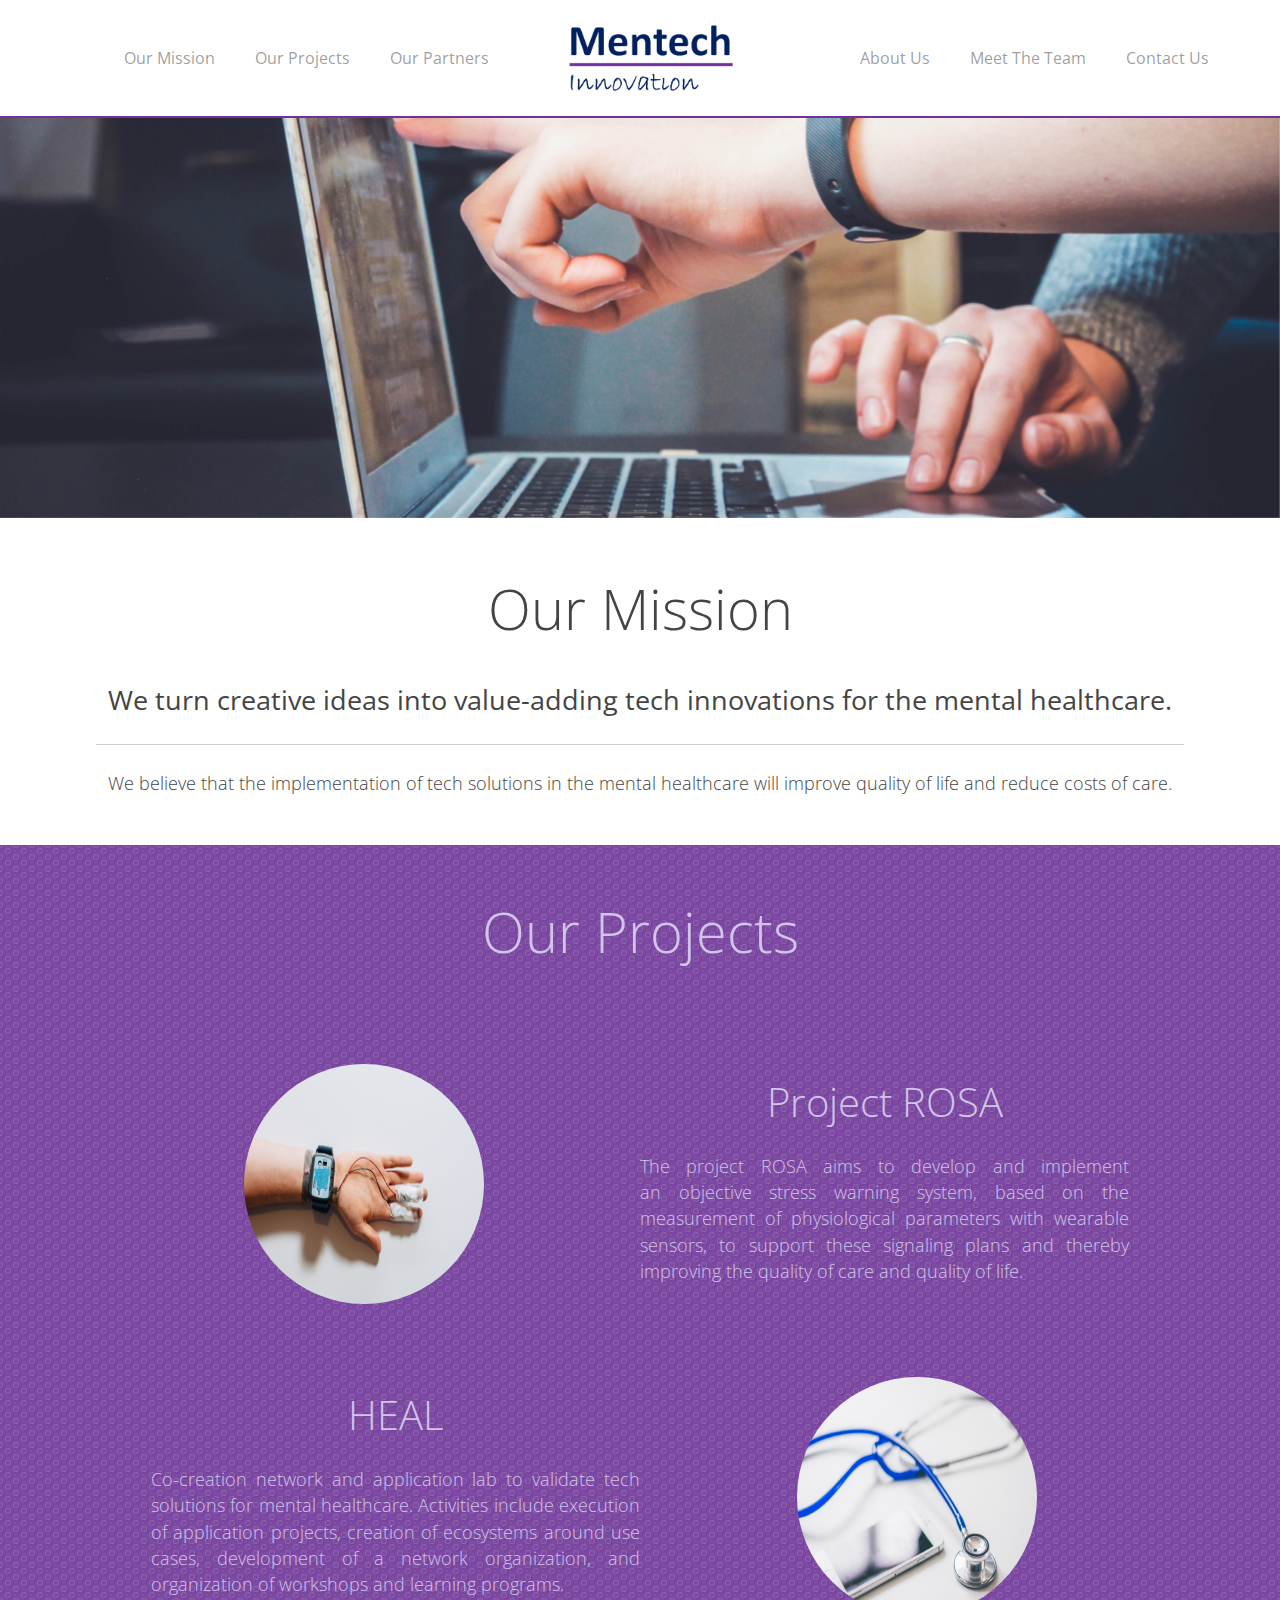
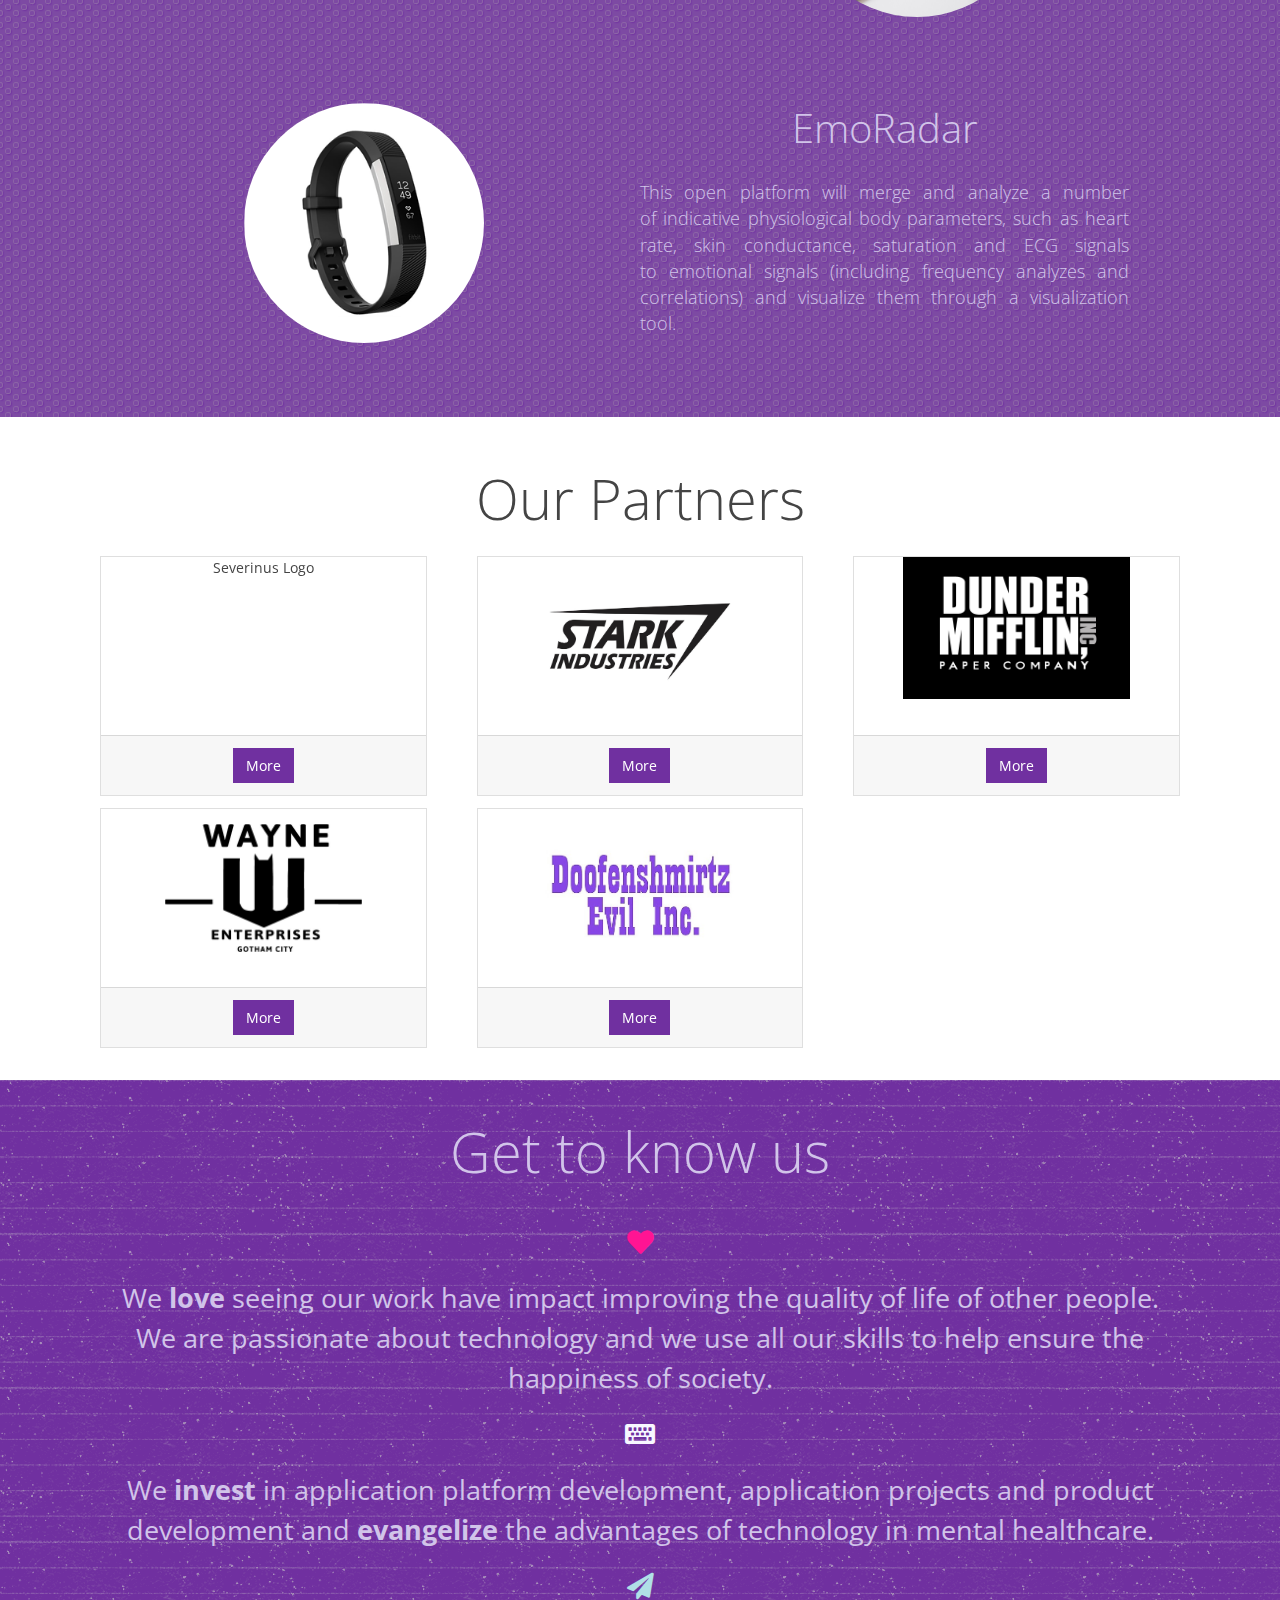
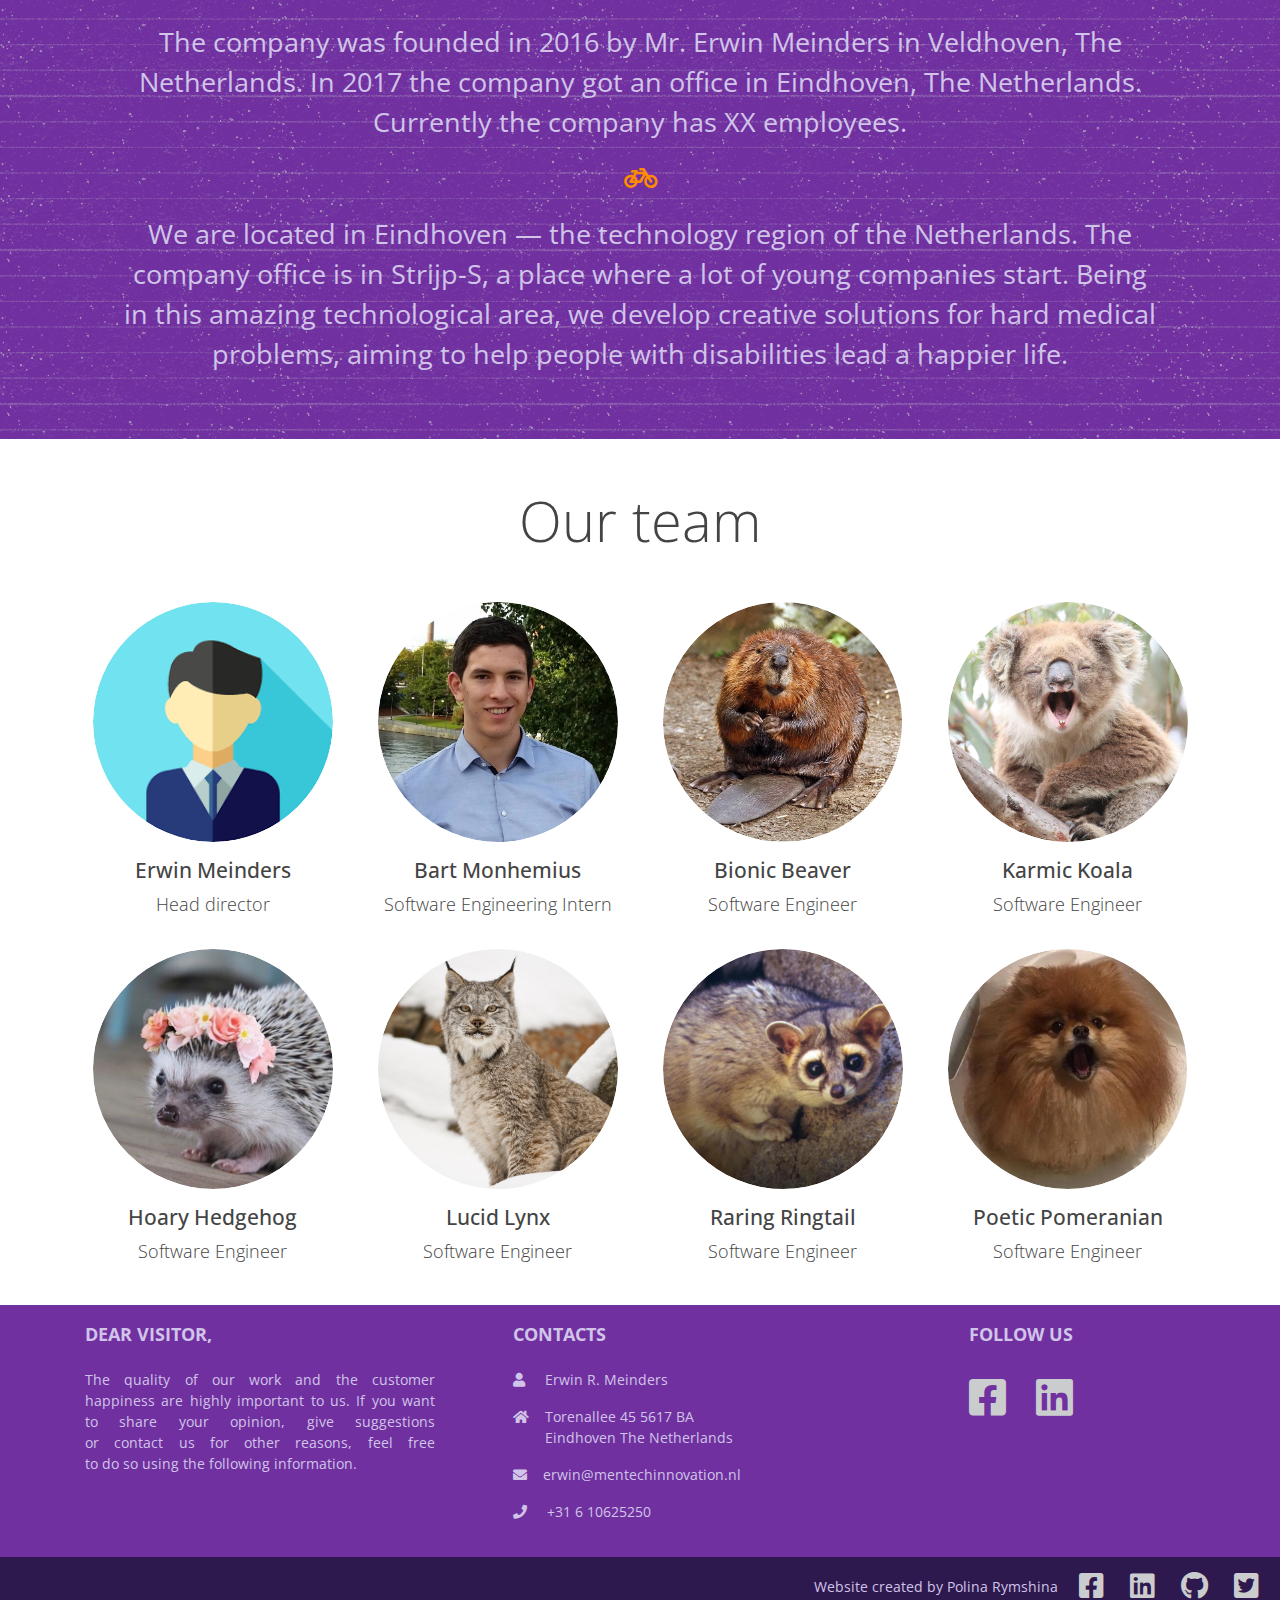
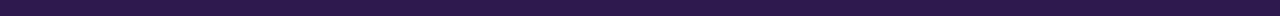
<file: index.html>
<!doctype html>
<html lang="en">
<head>
    <meta charset="utf-8">
    <meta http-equiv="x-ua-compatible" content="ie=edge">
    <title>Mentech Innovation BV</title>
    <meta name="description" content="">
    <meta name="viewport" content="width=device-width, initial-scale=1">
    <link href="https://fonts.googleapis.com/css?family=Open+Sans|Ubuntu" rel="stylesheet">
    <link href="https://use.fontawesome.com/releases/v5.0.8/css/all.css" rel="stylesheet">
    <link rel="stylesheet" href="css/bootstrap.min.css">
    <link rel="stylesheet" href="css/normalize.css">
    <link rel="stylesheet" href="css/main.css">
</head>

<body>
    <header class="sticky-top">
        <nav class="navbar navbar-expand-lg navbar-light border-bottom-purple" id="topNav">
            <div class="collapse navbar-collapse navbarText">
                <ul class="navbar-nav ml-auto mr-2 al ">
                    <li class="nav-item mr-4 one">
                        <a class="nav-link link-text-size purplelink" href="#"
                           onclick="scrollToAnchor('mission'); return false;">
                            Our Mission
                        </a>
                    </li>
                    <li class="nav-item mr-4 one">
                        <a class="nav-link link-text-size purplelink" href="#"
                           onclick="scrollToAnchor('projects'); return false;">
                            Our Projects</a>
                    </li>
                    <li class="nav-item one">
                        <a class="nav-link link-text-size purplelink" href="#"
                           onclick="scrollToAnchor('partners'); return false;">
                            Our Partners</a>
                    </li>
                </ul>
            </div>
            <button class="navbar-toggler" type="button" data-toggle="collapse" data-target=".navbarText"
                    aria-controls="navbarText" aria-expanded="false" aria-label="Toggle navigation">
                <span class="navbar-toggler-icon"></span>
            </button>
            <a class="navbar-brand headerLogo" href="index.html">
                <img class="headerLogo img" id="headerLogo" src="img/logo.png" alt="Company Logo">
            </a>
            <div class="collapse navbar-collapse navbarText">
                <ul class="navbar-nav ml-auto al">
                    <li class="nav-item mr-4 one">
                        <a class="nav-link link-text-size " href="#"
                           onclick="scrollToAnchor('aboutUs'); return false;">
                            About Us</a>
                    </li>
                    <li class="nav-item mr-4 one">
                        <a class="nav-link link-text-size " href="#"
                           onclick="scrollToAnchor('team'); return false;">
                            Meet The Team</a>
                    </li>
                    <li class="nav-item one">
                        <a class="nav-link link-text-size " href="#contact"
                           onclick="scrollToAnchor('contact'); return false;">
                            Contact Us</a>
                    </li>
                </ul>
            </div>
        </nav>
    </header>
    <div id="firstcarousel" class="carousel slide" data-ride="carousel">
        <div class="carousel-inner sizing">
            <div class="carousel-item active">
                <img class="d-block w-100" src="img/programming.jpg" alt="Laptop with code">
            </div>
            <div class="carousel-item">
                <img class="d-block w-100" src="img/people.jpg" alt="Two people hugging">
            </div>
            <div class="carousel-item">
                <img class="d-block w-100" src="img/grandma.jpg" alt="Old lady">
            </div>
        </div>
    </div>
    <div class="bodyWrap" id="mission">
        <div class="jumbotron mainPageText">
            <h1 class="display-4">Our Mission</h1>
            <p>We turn creative ideas into value-adding tech innovations for the mental healthcare.</p>
            <hr class="my-4">
            <p class="lead">We believe that the implementation of tech solutions in the mental healthcare will
                improve quality of life and reduce costs of care.</p>
        </div>
    </div>
    <div class="bg-company-color bg-pattern" id="projects">
        <div class="container marg">
            <div class="jumbotron mainPageText text-center"><h1 class="display-4">Our Projects</h1></div>
            <div class="row marg align-items-center">
                <div class="col-sm text-center rounded-image ">
                    <img src="img/moxo-sensor.jpeg" class="" alt="Project Rosa">
                </div>
                <div class="col-sm jumbotron mainPageText text-center ">
                    <h1 class="display-5">Project ROSA</h1>
                    <div class=" lead text-justify">
                        The project ROSA aims to&nbsp;develop and implement an&nbsp;objective stress warning system,
                        based on&nbsp;the measurement of&nbsp;physiological parameters with wearable sensors,
                        to&nbsp;support these signaling plans and thereby improving the quality of&nbsp;care and
                        quality of&nbsp;life.
                    </div>
                </div>
            </div>
            <div class="row marg align-items-center boxes my-3">
                <div class="col-sm text-center rounded-image">
                    <img src="img/stethoscope.jpg" class="" alt="HEAL">
                </div>
                <div class="col-sm jumbotron mainPageText text-center">
                    <h1 class="display-5">HEAL</h1>
                    <div class="lead text-justify">
                        Co-creation network and application lab to&nbsp;validate tech solutions for mental healthcare.
                        Activities include execution of&nbsp;application projects, creation of&nbsp;ecosystems around
                        use cases, development of&nbsp;a&nbsp;network organization, and
                        organization of&nbsp;workshops and learning programs.
                    </div>
                </div>
            </div>
            <div class="row marg align-items-center my-3">
                <div class="col-sm text-center rounded-image">
                    <img src="img/fitbit.jpg" class="" alt="EmoRadar">
                </div>
                <div class="col-sm jumbotron mainPageText text-center ">
                    <h1 class="display-5">EmoRadar</h1>
                    <div class=" lead text-justify">
                        This open platform will merge and analyze a&nbsp;number of&nbsp;indicative
                        physiological body parameters, such as&nbsp;heart rate, skin conductance, saturation
                        and ECG signals to&nbsp;emotional signals (including frequency analyzes and
                        correlations) and visualize them through a&nbsp;visualization tool.
                    </div>
                </div>
            </div>
        </div>
    </div>
    <div class="container pt-5" id="partners">
        <div class="display-4 text-center pb-4">Our Partners</div>
        <div class="card-columns">
            <div class="col-sm flip ">
                <div class="card card-height-width">
                    <div class="face front">
                        <div class="inner card-height-width">
                            <!--<img class="img-card" src="https://www.severinus.nl/global/images/img-logo-sm.png">-->
                            <p class="card-text">Severinus Logo</p>
                            <div class="card-footer bottom"><a class="btn btn-primary click-btn">More</a></div>
                        </div>
                    </div>
                    <div class="face back">
                        <div class="card-body card-height-width border-bottom">
                            <p class="card-text">Severinus, a&nbsp;care organization located in&nbsp;Veldhoven,
                                the Netherlands, provides inclusive care to&nbsp;persons with intellectual
                                disabilities.
                            </p>
                        </div>
                        <div class="card-footer bottom ">
                            <a class="btn btn-primary click-btn float-right">Back</a>
                            <a href="https://www.severinus.nl/" class="btn btn-primary float-left">Learn more</a>
                        </div>
                    </div>
                </div>
            </div>
            <div class="col-sm flip">
                <div class="card card-height-width">
                    <div class="face front">
                        <div class="inner card-height-width">
                            <img class="img-card" src="img/wayneEnterpr.jpg">
                            <div class="card-footer bottom"><a class="btn btn-primary click-btn">More</a></div>
                        </div>
                    </div>
                    <div class="face back">
                        <div class="card-body card-height-width border-bottom">
                            <p class="card-text">
                                Founded by merchant ancestors of the Wayne family in the 17th century as a merchant
                                house.
                            </p>
                        </div>
                        <div class="card-footer bottom">
                            <a class="btn btn-primary click-btn float-right">Back</a>
                            <a href="https://en.wikipedia.org/wiki/Wayne_Enterprises"
                               class="btn btn-primary float-left">Learn more</a>
                        </div>
                    </div>

                </div>
            </div>
            <div class="col-sm flip">
                <div class="card card-height-width">
                    <div class="face front">
                        <div class="inner card-height-width">
                            <img class="img-card" src="img/starkInd.jpg" alt="Stark Industries logo">
                            <div class="card-footer bottom"><a class="btn btn-primary click-btn">More</a></div>

                        </div>
                    </div>
                    <div class="face back">
                        <div class="card-body card-height-width border-bottom">
                            <p class="card-text">
                                Stark Industries was founded by Jose Protacio Rizal in the 19th century and later
                                taken over by Howard Stark and then by his son Tony, after his death.
                            </p>
                        </div>
                        <div class="card-footer bottom">
                            <a class="btn btn-primary click-btn float-right">Back</a>
                            <a href="https://en.wikipedia.org/wiki/Stark_Industries"
                               class="btn btn-primary float-left">Learn more</a>
                        </div>
                    </div>
                </div>
            </div>
            <div class="col-sm flip">
                <div class="card card-height-width">
                    <div class="face front">
                        <div class="inner card-height-width">
                            <img class="img-card" src="img/doofenInc.jpg" alt="Doofenschmirtz logo">
                            <div class="card-footer bottom"><a class="btn btn-primary click-btn">More</a></div>
                        </div>
                    </div>
                    <div class="face back">
                        <div class="card-body card-height-width border-bottom">
                            <p class="card-text">
                                A typical day at Doofenshmirtz Evil Incorporated begins with Dr. Doofenshmirtz
                                coming up with a plan to take over the Tri-State Area. He then builds an evil invention,
                                also known
                                as an "Inator".
                            </p>
                        </div>
                        <div class="card-footer bottom">
                            <a class="btn btn-primary click-btn float-right">Back</a>
                            <a href="https://www.youtube.com/watch?v=YXUCni6LkdU"
                               class="btn btn-primary float-left">Learn more</a>
                        </div>
                    </div>
                </div>
            </div>
            <div class="col-sm flip">
                <div class="card card-height-width">
                    <div class="face front">
                        <div class="inner card-height-width">
                            <img class="img-card" style="padding: 0;" src="img/dunder_mifflin_logo.png"
                                 alt="Dunder Mifflin">
                            <div class="card-footer bottom"><a class="btn btn-primary click-btn">More</a></div>
                        </div>
                    </div>
                    <div class="face back">
                        <div class="card-body card-height-width border-bottom">
                            <p class="card-text">
                                The company was founded in 1949 by Robert Dunder and Robert Mifflin, originally to
                                sell brackets for use in construction.
                            </p>
                        </div>
                        <div class="card-footer bottom">
                            <a class="btn btn-primary click-btn float-right">Back</a>
                            <a href="https://www.youtube.com/watch?v=i5QoSuNMDN8"
                               class="btn btn-primary float-left">Learn more</a>
                        </div>
                    </div>
                </div>
            </div>
        </div>
    </div>
    <div class="bg-company-color background-pic" id="aboutUs">
        <div class="jumbotron mainPageText about-us-text bodyWrap">
            <h1 class="display-4">Get to know us</h1>
            <p style="color: deeppink"><i class="fas fa-heart"></i></p>
            <p>
                We&nbsp;<strong>love</strong> seeing our work have impact improving the quality of&nbsp;life of&nbsp;other
                people.
                We&nbsp;are passionate about technology and we&nbsp;use all our skills to&nbsp;help ensure
                the happiness of&nbsp;society.
            </p>
            <p style="color: ghostwhite"><i class="fas fa-keyboard"></i></p>
            <p>
                We <strong>invest</strong> in&nbsp;application platform development, application projects and product
                development and <strong>evangelize</strong> the advantages of&nbsp;technology in&nbsp;mental healthcare.
            </p>
            <p style="color: powderblue"><i class="fas fa-paper-plane"></i></p>
            <p>
                The company was founded in&nbsp;2016 by&nbsp;Mr. Erwin Meinders in&nbsp;Veldhoven, The Netherlands.
                In&nbsp;2017 the company got an&nbsp;office in&nbsp;Eindhoven, The Netherlands.
                Currently the company has XX&nbsp;employees.
            </p>
            <p style="color: darkorange"><i class="fas fa-bicycle"></i></p>
            <p>
                We&nbsp;are located in&nbsp;Eindhoven&nbsp;&mdash; the technology region of&nbsp;the Netherlands.
                The company office is&nbsp;in&nbsp;Strijp-S, a&nbsp;place where a&nbsp;lot of&nbsp;young
                companies start. Being in&nbsp;this amazing technological area, we&nbsp;develop creative
                solutions for hard medical problems, aiming to&nbsp;help people with disabilities lead
                a&nbsp;happier life.
            </p>
        </div>
    </div>
    <div class="container mb-4" id="team">
        <div class="display-4 text-center py-5">Our team</div>
        <div class="row">
            <div class="col-sm text-center">
                <div class="avatar-img">
                    <div class="overlay"><p class="lead px-1">About myself in one sentence.</p></div>
                    <img class="img-fluid" src="img/user.png">
                </div>
                <div class="avatar-text">
                    <h4>Erwin Meinders</h4>
                    <p class="lead">Head director</p>
                </div>
            </div>
            <div class="col-sm text-center">
                <div class="avatar-img">
                    <div class="overlay"><p class="lead px-1">"I love potatoes"</p></div>
                    <img class="img-fluid" src="img/bart.jpg">
                </div>
                <div class="avatar-text">
                    <h4>Bart Monhemius</h4>
                    <p class="lead">Software Engineering Intern</p>
                </div>
            </div>
            <div class="col-sm text-center">
                <div class="avatar-img">
                    <div class="overlay"><p class="lead px-1">Hello!</p></div>
                    <img class="img-fluid" src="img/American_Beaver.jpg">
                </div>
                <div class="avatar-text">
                    <h4>Bionic Beaver</h4>
                    <p class="lead">Software Engineer</p>
                </div>
            </div>
            <div class="col-sm text-center">
                <div class="avatar-img">
                    <div class="overlay"><p class="lead px-1">Good day!</p></div>
                    <img class="img-fluid" src="img/Koala.jpg">
                </div>
                <div class="avatar-text">
                    <h4>Karmic Koala</h4>
                    <p class="lead">Software Engineer</p>
                </div>
            </div>
        </div>
        <div class="row my-3">
            <div class="col-sm text-center">
                <div class="avatar-img">
                    <div class="overlay"><p class="lead px-1">Hoi!</p></div>
                    <img class="img-fluid" src="img/hedgehog.jpg">
                </div>
                <div class="avatar-text">
                    <h4>Hoary Hedgehog</h4>
                    <p class="lead">Software Engineer</p>
                </div>
            </div>
            <div class="col-sm text-center">
                <div class="avatar-img">
                    <div class="overlay"><p class="lead px-1">Good morning!</p></div>
                    <img class="img-fluid" src="img/canadian-lynx.jpg">
                </div>
                <div class="avatar-text">
                    <h4>Lucid Lynx</h4>
                    <p class="lead">Software Engineer</p>
                </div>
            </div>
            <div class="col-sm text-center">
                <div class="avatar-img">
                    <div class="overlay"><p class="lead px-1">Hey!</p></div>
                    <img class="img-fluid" src="img/heros-ringtail.jpg">
                </div>
                <div class="avatar-text">
                    <h4>Raring Ringtail</h4>
                    <p class="lead">Software Engineer</p>
                </div>
            </div>
            <div class="col-sm text-center">
                <div class="avatar-img">
                    <div class="overlay"><p class="lead px-1">Goede middag!</p></div>
                    <img class="img-fluid" src="img/pom.jpg">
                </div>
                <div class="avatar-text">
                    <h4>Poetic Pomeranian</h4>
                    <p class="lead">Software Engineer</p>
                </div>
            </div>
        </div>
    </div>

    <footer class="navbar navbar-expand-lg navbar-light bg-company-color" id="contact">
        <div class="container text-center text-md-left d-block">
            <div class="row my-0">
                <div class="col-md-4 col-lg-4 half">
                    <h5 class="text-uppercase mb-4 font-weight-bold">Dear visitor,</h5>
                    <p>
                        The quality of&nbsp;our work and the customer happiness are highly important
                        to&nbsp;us. If&nbsp;you want to&nbsp;share your opinion, give suggestions
                        or&nbsp;contact&nbsp;us for other reasons, feel free to&nbsp;do&nbsp;so&nbsp;using
                        the following information.
                    </p>
                </div>
                <hr class="clearfix w-100 d-md-none">
                <div class="col-md-4 col-lg-4 mx-5">
                    <h5 class="text-uppercase mb-4 font-weight-bold">Contacts</h5>
                    <!--Info-->
                    <p class="hover-whitening"><i class="fas fa-user mr-3"></i> Erwin R. Meinders</p>
                    <p class="hover-whitening"><i class="fas fa-home mr-3"></i><span style="display: inline-flex">Torenallee 45 5617 BA <br>Eindhoven The Netherlands</span>
                    </p>
                    <p class="hover-whitening"><i class="fas fa-envelope mr-3"></i>erwin@mentechinnovation.nl</p>
                    <p class="hover-whitening"><i class="fas fa-phone mr-3"></i> +31 6 10625250</p>
                </div>
                <hr class="clearfix w-100 d-md-none">
                <div class="col-md-2 col-lg-2 text-center">
                    <h5 class="text-uppercase mb-4 font-weight-bold ">Follow Us</h5>
                    <div class="mt-2">
                        <a type="button" class="btn logo-btn-color fb" href="https://www.facebook.com/MentechInnovation/"><i
                            class="fab fa-facebook-square fa-3x"></i></a>
                        <!--<a type="button" class="btn logo-btn-color tw" href="https://twitter.com/polinarmsh"><i class="fab fa-twitter-square fa-3x"></i></a>-->
                        <a type="button" class="btn logo-btn-color ln" href="https://www.linkedin.com/company/15079816/"><i
                            class="fab fa-linkedin fa-3x"></i></a>
                    </div>
                </div>
            </div>
        </div>
    </footer>
    <footer class="navbar navbar-expand-lg navbar-light footer-style">
        <div class="container links mr-0">
            <div class="row"><div class="col-sm">Website created by Polina Rymshina</div></div>
            <div class="row ml-2"><a type="button" class="btn logo-btn-color fb" href="https://www.facebook.com/polina.rymshina"><i
                class="fab fa-facebook-square fa-2x" ></i></a>
                <a type="button" class="btn logo-btn-color ln " href="https://www.linkedin.com/in/polina-rymshina/"><i
                    class="fab fa-linkedin fa-2x"></i></a>
                <a type="button" class="btn logo-btn-color git" href="https://github.com/PolinaRmsh"><i
                    class="fab fa-github fa-2x"></i></a>
                <a type="button" class="btn logo-btn-color tw" href="https://twitter.com/polinarmsh"><i
                    class="fab fa-twitter-square fa-2x"></i></a></div>
        </div>
    </footer>

    <script src="https://code.jquery.com/jquery-3.2.1.min.js"></script>
    <script src="https://cdnjs.cloudflare.com/ajax/libs/popper.js/1.12.9/umd/popper.min.js"
            integrity="sha384-ApNbgh9B+Y1QKtv3Rn7W3mgPxhU9K/ScQsAP7hUibX39j7fakFPskvXusvfa0b4Q"
            crossorigin="anonymous"></script>
    <script src="https://maxcdn.bootstrapcdn.com/bootstrap/4.0.0/js/bootstrap.min.js"
            integrity="sha384-JZR6Spejh4U02d8jOt6vLEHfe/JQGiRRSQQxSfFWpi1MquVdAyjUar5+76PVCmYl"
            crossorigin="anonymous"></script>
    <script src="js/main.js"></script>
</body>
</html>
</file>
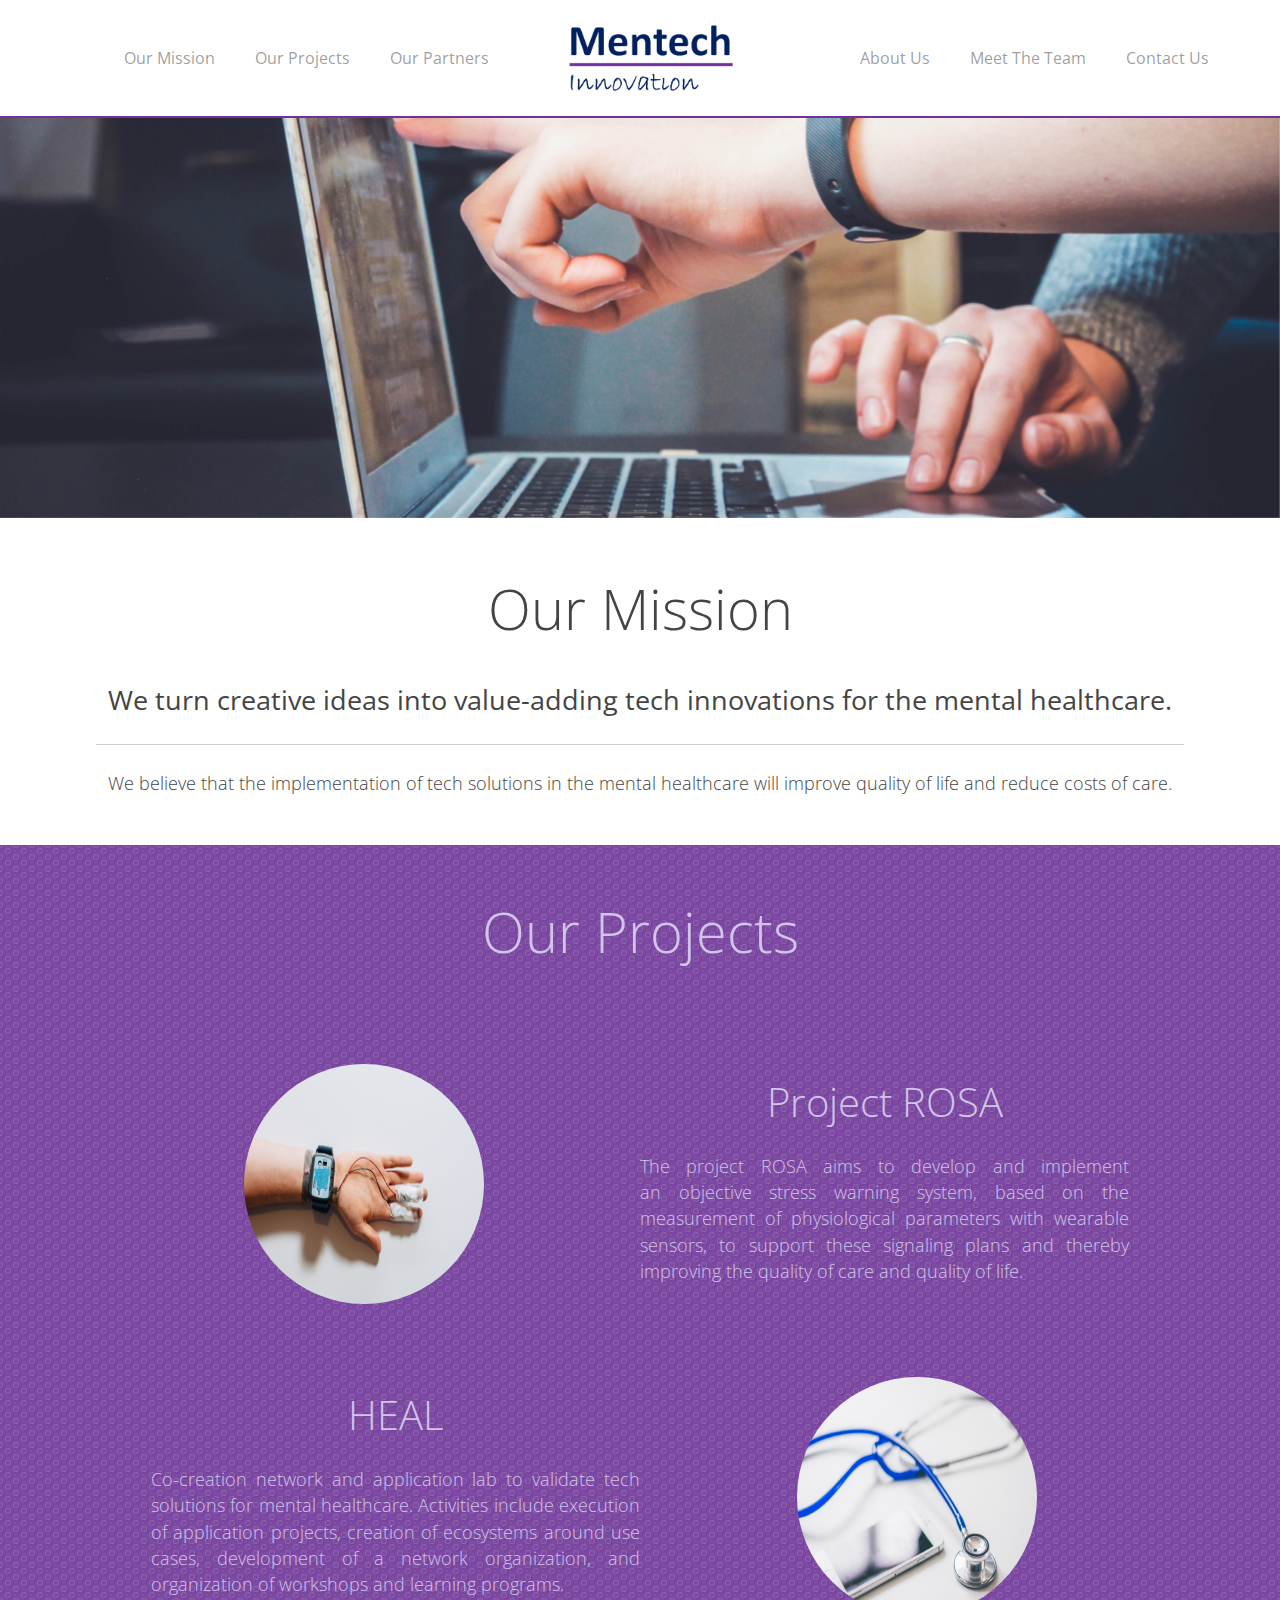
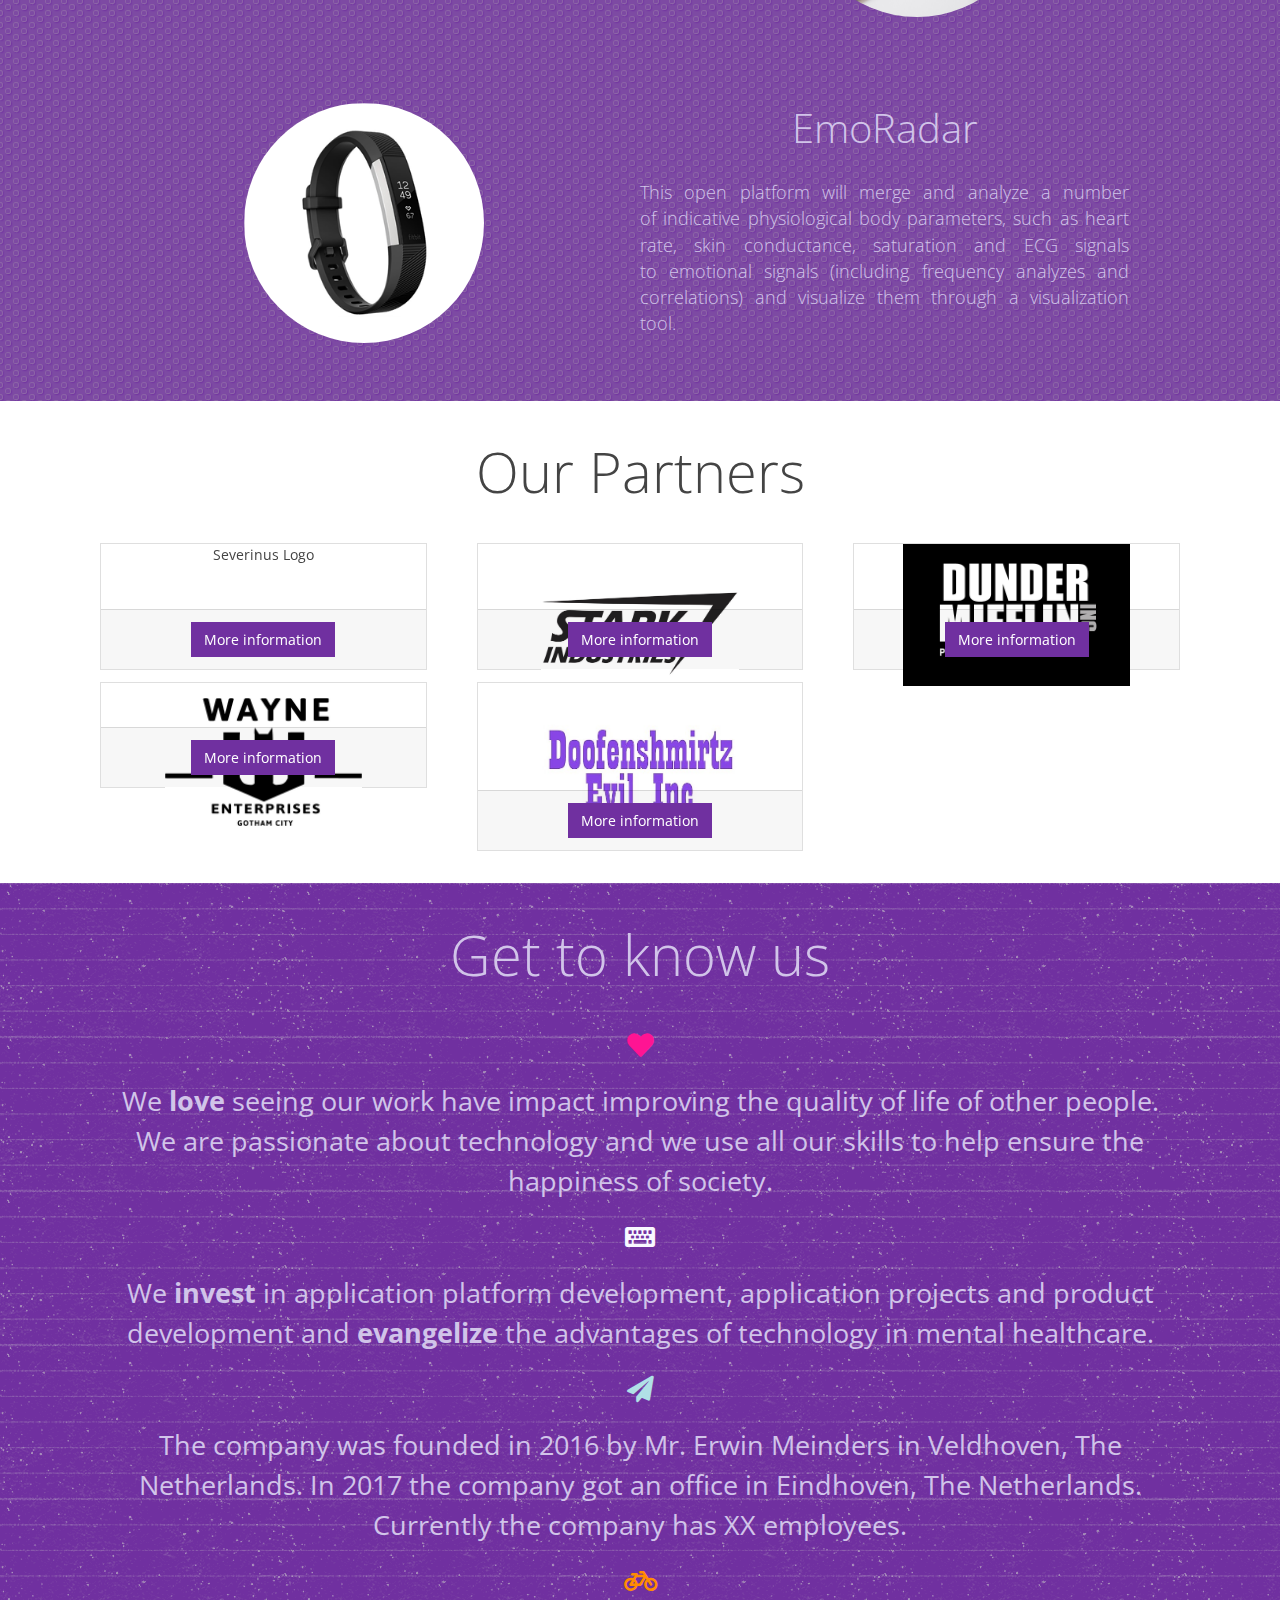
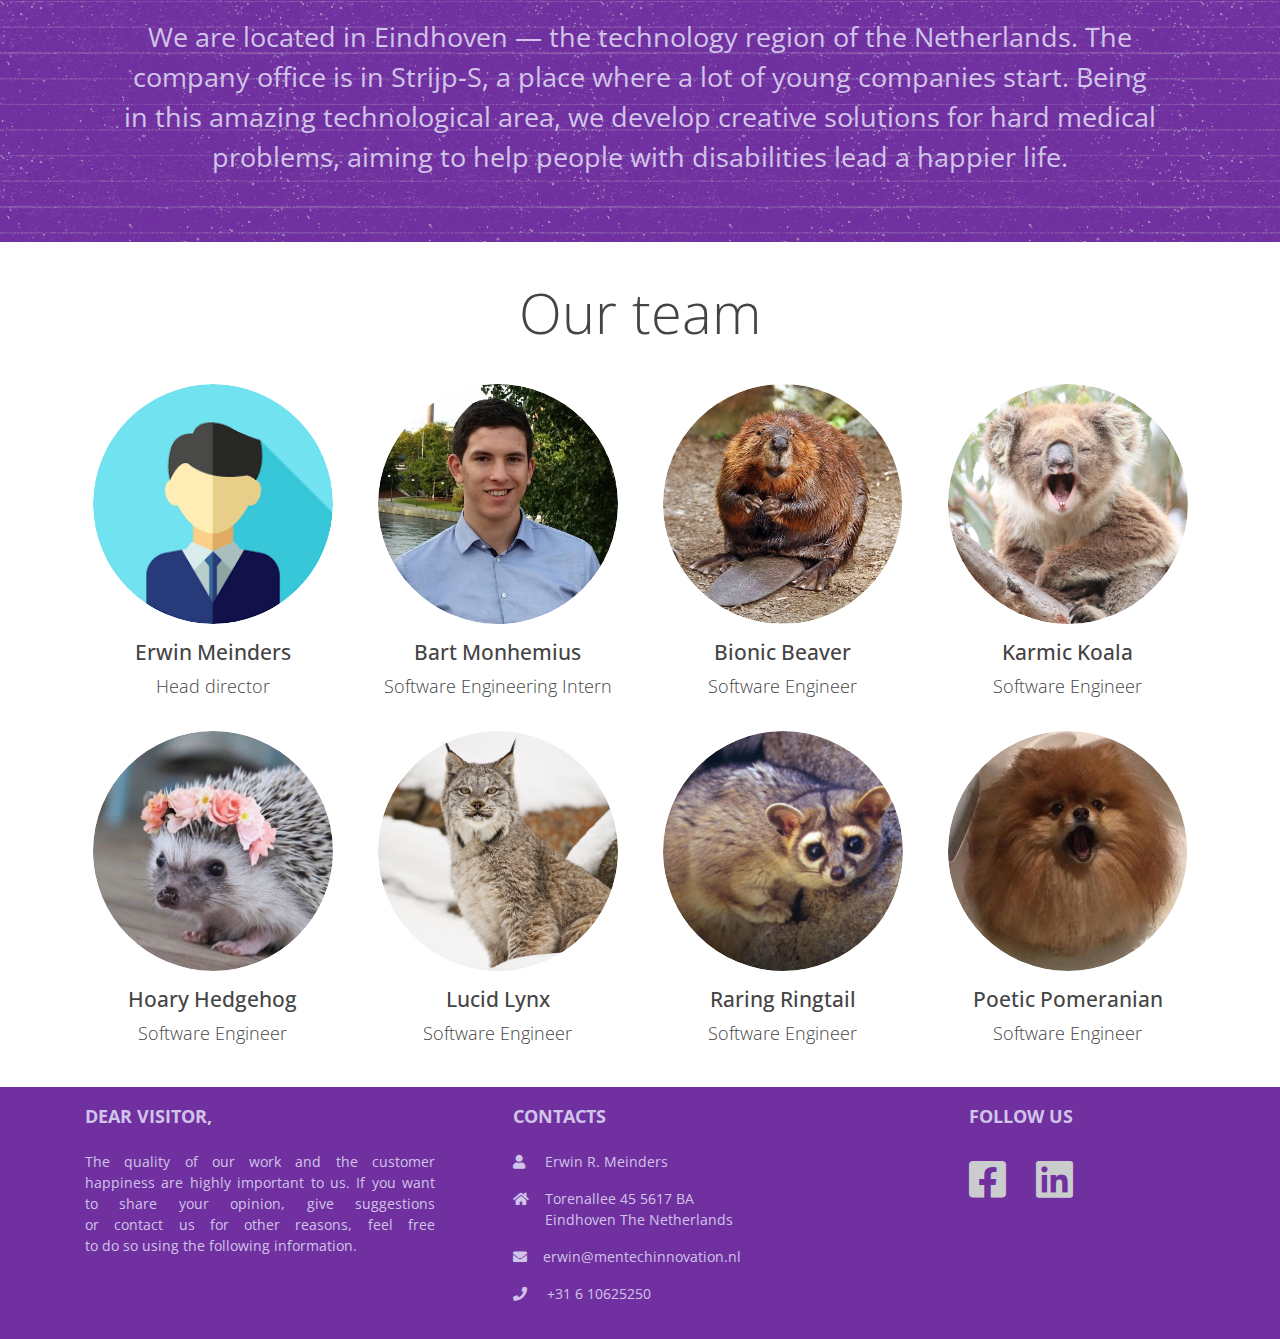
<file: main.html>
<!doctype html>
<html class="no-js" lang="">
<head>
    <meta charset="utf-8">
    <meta http-equiv="x-ua-compatible" content="ie=edge">
    <title>Mentech Innovation BV</title>
    <meta name="description" content="">
    <meta name="viewport" content="width=device-width, initial-scale=1">
    <link href="https://fonts.googleapis.com/css?family=Open+Sans|Ubuntu" rel="stylesheet">
    <link href="https://use.fontawesome.com/releases/v5.0.8/css/all.css" rel="stylesheet">

    <link rel="stylesheet" href="css/bootstrap.min.css">
    <link rel="stylesheet" href="css/normalize.css">
    <link rel="stylesheet" href="css/main.css">
</head>
<body>
<header class="sticky-top">
    <nav class="navbar navbar-expand-lg navbar-light border-bottom-purple">
        <div class="collapse navbar-collapse navbarText">
            <ul class="navbar-nav ml-auto mr-2 al ">
                <li class="nav-item mr-4 one">
                    <a class="nav-link link-text-size purplelink" href="#mission"
                       onclick="menuScroll('mission'); return false;">
                        Our Mission
                    </a>
                </li>
                <li class="nav-item mr-4  one">
                    <a class="nav-link link-text-size purplelink" href="#projects">Our Projects</a>
                </li>
                <li class="nav-item one">
                    <a class="nav-link link-text-size purplelink" href="#partners">Our Partners</a>
                </li>
            </ul>
        </div>
        <button class="navbar-toggler" type="button" data-toggle="collapse" data-target=".navbarText"
                aria-controls="navbarText" aria-expanded="false" aria-label="Toggle navigation">
            <span class="navbar-toggler-icon"></span>
        </button>
        <a class="navbar-brand headerLogo" href="main.html">
            <img class="headerLogo img" id="headerLogo" src="img/logo.png" alt="Company Logo">
        </a>
        <div class="collapse navbar-collapse navbarText">
            <ul class="navbar-nav ml-auto al">
                <li class="nav-item mr-4 one">
                    <a class="nav-link link-text-size " href="#aboutUs">About Us</a>
                </li>
                <li class="nav-item mr-4 one">
                    <a class="nav-link link-text-size " href="#team">Meet The Team</a>
                </li>
                <li class="nav-item one">
                    <a class="nav-link link-text-size " href="#contact">Contact Us</a>
                </li>
            </ul>
        </div>

    </nav>
</header>
<div id="firstcarousel" class="carousel slide" data-ride="carousel">
    <div class="carousel-inner sizing">
        <div class="carousel-item active">
            <img class="d-block w-100" src="img/programming.jpg" alt="Laptop with code">
        </div>
        <div class="carousel-item">
            <img class="d-block w-100" src="img/people.jpg" alt="Two people hugging">
        </div>
        <div class="carousel-item">
            <img class="d-block w-100" src="img/grandma.jpg" alt="Old lady">
        </div>
    </div>
</div>
<div class="bodyWrap" id="mission">
    <div class="jumbotron mainPageText">

        <h1 class="display-4">Our Mission</h1>
        <p>We turn creative ideas into value-adding tech innovations for the mental healthcare.</p>
        <hr class="my-4">
        <p class="lead">We believe that the implementation of tech solutions in the mental healthcare will
            improve quality of life and reduce costs of care.</p>

    </div>


</div>
<div class="bg-company-color bg-pattern" id="projects">
    <div class="container marg">
        <div class="jumbotron mainPageText text-center"><h1 class="display-4">Our Projects</h1></div>
        <div class="row marg align-items-center">
            <div class="col-sm text-center rounded-image ">
                <img src="img/moxo-sensor.jpeg" class="" alt="Project Rosa">
            </div>
            <div class="col-sm jumbotron mainPageText text-center ">
                <h1 class="display-5">Project ROSA</h1>
                <div class=" lead text-justify">
                    The project ROSA aims to&nbsp;develop and implement an&nbsp;objective stress warning system,
                    based on&nbsp;the measurement of&nbsp;physiological parameters with wearable sensors,
                    to&nbsp;support these signaling plans and thereby improving the quality of&nbsp;care and
                    quality of&nbsp;life.
                </div>
            </div>
        </div>
        <div class="w-100"></div>
        <p class="my-3"></p>
        <div class="row marg align-items-center boxes">

            <div class="col-sm text-center rounded-image">
                <img src="img/stethoscope.jpg" class="" alt="HEAL">
            </div>

            <div class="col-sm jumbotron mainPageText text-center">
                <h1 class="display-5">HEAL</h1>
                <div class="lead text-justify">
                    Co-creation network and application lab to&nbsp;validate tech solutions for mental healthcare.
                    Activities include execution of&nbsp;application projects, creation of&nbsp;ecosystems around
                    use cases, development of&nbsp;a&nbsp;network organization, and
                    organization of&nbsp;workshops and learning programs.
                </div>
            </div>

        </div>

        <div class="w-100"></div>
        <p class="my-3"></p>
        <div class="row marg align-items-center">
            <div class="col-sm text-center rounded-image">
                <img src="img/fitbit.jpg" class="" alt="EmoRadar">
            </div>
            <div class="col-sm jumbotron mainPageText text-center ">
                <h1 class="display-5">EmoRadar</h1>
                <div class=" lead text-justify">
                    This open platform will merge and analyze a&nbsp;number of&nbsp;indicative
                    physiological body parameters, such as&nbsp;heart rate, skin conductance, saturation
                    and ECG signals to&nbsp;emotional signals (including frequency analyzes and
                    correlations) and visualize them through a&nbsp;visualization tool.
                </div>
            </div>
        </div>

    </div>

</div>
<div class="container" id="partners">
    <h1 class="display-4 text-center">Our Partners</h1>
    <div class="card-columns">
        <div class="col-sm flip ">
            <div class="card heightwidth">
                <div class="face front">
                    <div class="inner heightwidth">
                        <!--<img class="img-card" src="https://www.severinus.nl/global/images/img-logo-sm.png">-->
                        <p class="card-text">Severinus Logo</p>
                        <div class="card-footer bottom"><a class="btn btn-primary click-btn">More information</a></div>
                    </div>
                </div>
                <div class="face back">
                    <div class="card-body heightwidth border-bottom">
                        <p class="card-text">Severinus, a&nbsp;care organization located in&nbsp;Veldhoven,
                            the Netherlands, provides inclusive care to&nbsp;persons with intellectual
                            disabilities.
                        </p>
                    </div>
                    <div class="card-footer bottom ">
                        <a class="btn btn-primary click-btn float-right">Back</a>
                        <a href="https://www.severinus.nl/" class="btn btn-primary float-left">Learn more</a>
                    </div>
                </div>
            </div>
        </div>
        <div class="col-sm flip">
            <div class="card heightwidth">
                <div class="face front">
                    <div class="inner heightwidth">
                        <img class="img-card" src="img/wayneEnterpr.jpg">
                        <div class="card-footer bottom"><a class="btn btn-primary click-btn">More information</a></div>
                    </div>
                </div>
                <div class="face back">
                    <div class="card-body heightwidth border-bottom">
                        <p class="card-text">
                            Founded by merchant ancestors of the Wayne family in the 17th century as a merchant
                            house.
                        </p>
                    </div>
                    <div class="card-footer bottom">
                        <a class="btn btn-primary click-btn float-right">Back</a>
                        <a href="https://en.wikipedia.org/wiki/Wayne_Enterprises"
                        class="btn btn-primary float-left">Learn more</a>
                    </div>
                </div>

            </div>
        </div>
        <div class="col-sm flip">
            <div class="card heightwidth">
                <div class="face front">
                    <div class="inner heightwidth">
                        <img class="img-card" src="img/starkInd.jpg" alt="Stark Industries logo">
                        <div class="card-footer bottom"><a class="btn btn-primary click-btn">More information</a></div>

                    </div>
                </div>
                <div class="face back">
                    <div class="card-body heightwidth border-bottom">
                        <p class="card-text">
                            Stark Industries was founded by Jose Protacio Rizal in the 19th century and later
                            taken over by Howard Stark and then by his son Tony, after his death.
                        </p>
                    </div>
                    <div class="card-footer bottom">
                        <a class="btn btn-primary click-btn float-right">Back</a>
                        <a href="https://en.wikipedia.org/wiki/Stark_Industries"
                                                       class="btn btn-primary float-left">Learn more</a>
                    </div>
                </div>

            </div>
        </div>
        <div class="col-sm flip">
            <div class="card heightwidth">
                <div class="face front">
                    <div class="inner heightwidth">
                        <img class="img-card" src="img/doofenInc.jpg" alt="Doofenschmirtz logo">
                        <div class="card-footer bottom"><a class="btn btn-primary click-btn">More information</a></div>
                    </div>
                </div>
                <div class="face back">
                    <div class="card-body heightwidth border-bottom">
                        <p class="card-text">
                            A typical day at Doofenshmirtz Evil Incorporated begins with Dr. Doofenshmirtz
                            coming up with a plan to take over the Tri-State Area. He then builds an evil invention, also known
                            as an "Inator".
                        </p>
                    </div>
                    <div class="card-footer bottom">
                        <a class="btn btn-primary click-btn float-right">Back</a>
                        <a href="https://www.youtube.com/watch?v=YXUCni6LkdU"
                                                       class="btn btn-primary float-left">Learn more</a>
                    </div>
                </div>
            </div>
        </div>
        <div class="col-sm flip">
            <div class="card heightwidth">
                <div class="face front">
                    <div class="inner heightwidth">
                        <img class="img-card" style="padding: 0;" src="img/dunder_mifflin_logo.png"
                             alt="Dunder Mifflin">
                        <div class="card-footer bottom"><a class="btn btn-primary click-btn">More information</a></div>
                    </div>
                </div>
                <div class="face back">
                    <div class="card-body heightwidth border-bottom">
                        <p class="card-text">
                            The company was founded in 1949 by Robert Dunder and Robert Mifflin, originally to
                            sell brackets for use in construction.
                        </p>
                    </div>
                    <div class="card-footer bottom">
                        <a class="btn btn-primary click-btn float-right">Back</a>
                        <a href="https://www.youtube.com/watch?v=i5QoSuNMDN8"
                                                       class="btn btn-primary float-left">Learn more</a>
                    </div>
                </div>
            </div>
        </div>
    </div>
</div>
<div class="bg-company-color background-pic" id="aboutUs">
    <div class="jumbotron mainPageText about-us-text bodyWrap">
        <h1 class="display-4">Get to know us</h1>
        <p style="color: deeppink"><i class="fas fa-heart"></i></p>
        <p>
            We&nbsp;<strong>love</strong> seeing our work have impact improving the quality of&nbsp;life of&nbsp;other
            people.
            We&nbsp;are passionate about technology and we&nbsp;use all our skills to&nbsp;help ensure
            the happiness of&nbsp;society.
        </p>
        <p style="color: ghostwhite"><i class="fas fa-keyboard"></i></p>
        <p>
            We <strong>invest</strong> in&nbsp;application platform development, application projects and product
            development and <strong>evangelize</strong> the advantages of&nbsp;technology in&nbsp;mental healthcare.
        </p>
        <p style="color: powderblue"><i class="fas fa-paper-plane"></i></p>
        <p>
            The company was founded in&nbsp;2016 by&nbsp;Mr. Erwin Meinders in&nbsp;Veldhoven, The Netherlands.
            In&nbsp;2017 the company got an&nbsp;office in&nbsp;Eindhoven, The Netherlands.
            Currently the company has XX&nbsp;employees.
        </p>
        <p style="color: darkorange"><i class="fas fa-bicycle"></i></p>
        <p>
            We&nbsp;are located in&nbsp;Eindhoven&nbsp;&mdash; the technology region of&nbsp;the Netherlands.
            The company office is&nbsp;in&nbsp;Strijp-S, a&nbsp;place where a&nbsp;lot of&nbsp;young
            companies start. Being in&nbsp;this amazing technological area, we&nbsp;develop creative
            solutions for hard medical problems, aiming to&nbsp;help people with disabilities lead
            a&nbsp;happier life.
        </p>

    </div>
</div>
<div class="container" id="team">
    <h1 class="display-4 text-center">Our team</h1>
    <div class="row">
        <div class="col-sm text-center">
            <div class="avatar-img">
                <div class="overlay"><p class="lead px-1">About myself in one sentence.</p></div>
                <img class="img-fluid" src="img/user.png">
            </div>
            <div class="avatar-text">
                <h4>Erwin Meinders</h4>
                <p class="lead">Head director</p>
            </div>
        </div>

        <div class="col-sm text-center">
            <div class=" avatar-img">
                <div class="overlay"><p class="lead px-1">"I love potatoes"</p></div>
                <img class="img-fluid" src="img/bart.jpg">
            </div>
            <div class="avatar-text">
                <h4>Bart Monhemius</h4>
                <p class="lead">Software Engineering Intern</p>
            </div>
        </div>

        <div class="col-sm text-center">
            <div class=" avatar-img">
                <div class="overlay"><p class="lead px-1">Hello!</p></div>
                <img class="img-fluid" src="img/American_Beaver.jpg">
            </div>
            <div class="avatar-text">
                <h4>Bionic Beaver</h4>
                <p class="lead">Software Engineer</p>
            </div>
        </div>

        <div class="col-sm text-center">
            <div class=" avatar-img">
                <div class="overlay"><p class="lead px-1">Good day!</p></div>
                <img class="img-fluid" src="img/Koala.jpg">
            </div>
            <div class="avatar-text">
                <h4>Karmic Koala</h4>
                <p class="lead">Software Engineer</p>
            </div>
        </div>
    </div>
    <div class="w-100"></div>
    <p class="my-3"></p>
    <div class="row">
        <div class="col-sm text-center">
            <div class=" avatar-img">
                <div class="overlay"><p class="lead px-1">Hoi!</p></div>
                <img class="img-fluid" src="img/hedgehog.jpg">
            </div>
            <div class="avatar-text">
                <h4>Hoary Hedgehog</h4>
                <p class="lead">Software Engineer</p>
            </div>
        </div>
        <div class="col-sm text-center">
            <div class=" avatar-img">
                <div class="overlay"><p class="lead px-1">Good morning!</p></div>
                <img class="img-fluid" src="img/canadian-lynx.jpg">
            </div>
            <div class="avatar-text">
                <h4>Lucid Lynx</h4>
                <p class="lead">Software Engineer</p>
            </div>
        </div>
        <div class="col-sm text-center">
            <div class=" avatar-img">
                <div class="overlay"><p class="lead px-1">Hey!</p></div>
                <img class="img-fluid" src="img/heros-ringtail.jpg">
            </div>
            <div class="avatar-text">
                <h4>Raring Ringtail</h4>
                <p class="lead">Software Engineer</p>
            </div>
        </div>
        <div class="col-sm text-center">
            <div class=" avatar-img">
                <div class="overlay"><p class="lead px-1">Goede middag!</p></div>
                <img class="img-fluid" src="img/pom.jpg">
            </div>
            <div class="avatar-text">
                <h4>Poetic Pomeranian</h4>
                <p class="lead">Software Engineer</p>
            </div>
        </div>

    </div>
</div>
<div class="w-100"></div>
<p class="my-4"></p>
<footer class="navbar navbar-expand-lg navbar-light bg-company-color" id="contact">
    <div class="container text-center text-md-left d-block">
        <div class="row my-0">
            <div class="col-md-4 col-lg-4 half">
                <h5 class="text-uppercase mb-4 font-weight-bold">Dear visitor,</h5>
                <p>
                    The quality of&nbsp;our work and the customer happiness are highly important
                    to&nbsp;us. If&nbsp;you want to&nbsp;share your opinion, give suggestions
                    or&nbsp;contact&nbsp;us for other reasons, feel free to&nbsp;do&nbsp;so&nbsp;using
                    the following information.
                </p>
            </div>
            <hr class="clearfix w-100 d-md-none">
            <div class="col-md-4 col-lg-4 mx-5">
                <h5 class="text-uppercase mb-4 font-weight-bold">Contacts</h5>
                <!--Info-->
                <p class="hover-whitening"><i class="fas fa-user mr-3"></i> Erwin R. Meinders</p>
                <p class="hover-whitening"><i class="fas fa-home mr-3"></i><span style="display: inline-flex">Torenallee 45 5617 BA <br>Eindhoven The Netherlands</span>
                </p>
                <p class="hover-whitening"><i class="fas fa-envelope mr-3"></i>erwin@mentechinnovation.nl</p>
                <p class="hover-whitening"><i class="fas fa-phone mr-3"></i> +31 6 10625250</p>
            </div>
            <hr class="clearfix w-100 d-md-none">
            <div class="col-md-2 col-lg-2 text-center">
                <h5 class="text-uppercase mb-4 font-weight-bold ">Follow Us</h5>
                <div class="mt-2">
                    <a type="button" class="btn logo-btn-color fb" href="https://www.facebook.com/MentechInnovation/"><i
                        class="fab fa-facebook-square fa-3x"></i></a>
                    <!--<a type="button" class="btn logo-btn-color tw" href="https://twitter.com/polinarmsh"><i class="fab fa-twitter-square fa-3x"></i></a>-->
                    <a type="button" class="btn logo-btn-color ln" href="https://www.linkedin.com/company/15079816/"><i
                        class="fab fa-linkedin fa-3x"></i></a>
                </div>
            </div>
        </div>
    </div>
</footer>

<script src="https://code.jquery.com/jquery-3.2.1.slim.min.js"
        integrity="sha384-KJ3o2DKtIkvYIK3UENzmM7KCkRr/rE9/Qpg6aAZGJwFDMVNA/GpGFF93hXpG5KkN"
        crossorigin="anonymous"></script>
<script src="https://cdnjs.cloudflare.com/ajax/libs/popper.js/1.12.9/umd/popper.min.js"
        integrity="sha384-ApNbgh9B+Y1QKtv3Rn7W3mgPxhU9K/ScQsAP7hUibX39j7fakFPskvXusvfa0b4Q"
        crossorigin="anonymous"></script>
<script src="https://maxcdn.bootstrapcdn.com/bootstrap/4.0.0/js/bootstrap.min.js"
        integrity="sha384-JZR6Spejh4U02d8jOt6vLEHfe/JQGiRRSQQxSfFWpi1MquVdAyjUar5+76PVCmYl"
        crossorigin="anonymous"></script>
<script src="js/main.js"></script>
</body>
</html>
</file>
<file: css/main.css>
/*! HTML5 Boilerplate v6.0.1 | MIT License | https://html5boilerplate.com/ */

html {
    color: #222;
    font-size: 1em;
    line-height: 1.4;

}

* {
    box-sizing: border-box;
    font-family: 'Open Sans', sans-serif;
}

.al {
    text-align: justify;
    width: 80%;
}

.one {
    display: inline-block;
}

.one a:hover {
    color: #7030a0 !important;
}

.one a {
    color: #D1C4E9;
}

.sizing img {
    height: 300pt;
    object-fit: cover;

}

nav.navbar.shrink {
    padding: 0 0 !important;
}

nav.navbar.shrink {
    min-height: 20px;
}

nav {
    -webkit-transition: all 0.4s ease;
    transition: all 0.4s ease;
}

.border-bottom-purple {
    border-bottom: 2pt solid #7030a0;
}

/* the team */

.avatar-img {
    border-radius: 100%;
    justify-content: center;
    overflow: hidden;
    position: relative;
    height: 15rem;
    width: 15rem;
    margin: 0 auto;
}

.avatar-img img {
    border-radius: 50%;
    height: 100%;
    object-fit: cover;
}

.overlay {
    align-items: center;
    bottom: 0;
    left: 0;
    display: flex;
    padding: inherit;
    justify-content: center;
    opacity: 0;
    position: absolute;
    right: 0;
    top: 0;
    transition: opacity 0.25s;
    z-index: 1;
    background-color: rgba(112, 48, 160, 0.8);
    color: #fafafa;
    font-size: 24px;
}

.overlay:hover {
    opacity: 1;
}

.avatar-text {
    padding-top: 1rem;
}

/* partners */
.flip {
    -webkit-perspective: 800px;
    perspective: 800px;
    position: relative;
    text-align: center;
}

.card-height-width {
    max-height: 15rem !important;
    min-height: 15rem !important;
    height: 100% !important;
    width: 100% !important;
    display: inline-block;
}

.flip .card.flipped {
    -webkit-transform: rotatey(-180deg);
    transform: rotatey(-180deg);
}

.flip .card {
    -webkit-transform-style: preserve-3d;
    -webkit-transition: 0.5s;
    transform-style: preserve-3d;
    transition: 0.5s;

}

.flip .card .face {
    -webkit-backface-visibility: hidden;
    backface-visibility: hidden;
    z-index: 2;

}

.flip .card .front {
    position: absolute;
    left: 0;
    right: 0;
    top: 0;
    bottom: 0;
    z-index: 1;
}

.flip .card .back {
    /*padding-top: 2%;*/
    -webkit-transform: rotateY(-180deg);
    transform: rotateY(-180deg);
    background-color: white;
    height: 100%;
}

.inner {
    margin: 0 !important;
}

.bottom {
    position: absolute;
    bottom: 0;
    right: 0;
    left: 0;
}

.card-body {
    position: inherit !important;
    text-align: center;
    height: 50%;
    width: inherit !important;
    overflow: hidden;
    vertical-align: middle;
}

.card-body img {
    max-height: 100% !important;
    height: auto;
    position: inherit;
    width: auto !important;
    display: inline-block;
}

.click-btn {
    color: white !important;
    overflow: hidden;
    max-width: 100%;
}

/* ------------------------ */

/* projects */
@media screen and (min-width: 500px) {
    .boxes {
        display: flex;
        flex-direction: row-reverse;
    }
}

/* ------------------------- */

/*footer ----------------- */
.logo-btn-color.fb {
    color: #caccce;
}

.logo-btn-color.fb:hover {
    color: #3b5998;
}

.logo-btn-color.ln {
    color: #caccce;
}

.logo-btn-color.ln:hover {
    color: #0077b5;
}
.logo-btn-color.git{
    color: #caccce;
}
.logo-btn-color.git:hover{
    color: #4078c0;
}
.logo-btn-color.tw{
    color: #caccce;
}
.logo-btn-color.tw:hover{
    color: #1da1f2;
}
.links{
    justify-content: flex-end !important;
}
.user i:hover {
    color: #dd5143;
}

.half {
    text-align: justify;
}

.bg-company-color {
    background-color: #7030a0;
    color: #D1C4E9;
}

.bg-pattern {
    background-image: url('../img/circles.png')
}

.marg {
    margin-top: 1rem;
    padding: 1rem 2rem;
}

.rounded-image {
    margin: 0 auto;
    padding: 0 !important;
    width: 15rem !important;
    height: 15rem !important;

}

.rounded-image img {
    border-radius: 50%;
    width: 15rem;
    height: 15rem;
}

.hover-whitening:hover {
    color: white;
}

.footer-style{
    background-color: #2e194e;
    padding: 0.5rem;
    color: #D1C4E9;
}

/* about us section */
.background-pic {
    background-image: url(../img/notebook-dark.png) !important;
    opacity: 1;
    padding-bottom: 1rem;
}

.about-us-text {
    background: transparent !important;
    opacity: 1 !important;
}

/* ---------------------- */
.link-text-size {
    font-size: 12pt;
}

/* Top header */
header {
    width: 100%;
    background-color: white;
    position: relative;
    overflow: hidden;
    /*padding: 10pt 1% 5pt 1%;*/
}

/*Left side*/

.headerLogo img {
    float: left;
    /*width: 120pt;*/
    height: 50pt;
    display: inline-block;
    margin-left: 10pt;
}

.headerLogo img.shrink {
    height: 25px;
}

/*Right side*/

.headerRight a {
    color: white !important;
    background-color: rgba(112, 48, 160, 0.86);
    text-align: center;
    padding: 14px 16px;
    margin-left: 3pt;
    margin-right: 3pt;
    text-decoration: none !important;
    font-size: 14pt;
    border-radius: 25px;
    font-family: 'Ubuntu', sans-serif;
}

.headerRight a:hover {
    background-color: rgba(112, 48, 160, 1);
}

/* Main body */
.bodyWrap {
    margin-left: 5%;
    margin-right: 5%;
    margin-top: 15pt;
    position: relative;

}

.mainPageText {
    font-size: 20pt;
    padding: 0.01rem 2rem !important;
    background-color: inherit;
    text-align: center !important;
    position: relative;
}

.display-5 {
    font-size: 2.5rem;
    font-weight: 300;
    line-height: 1.2;
}

/*Two columns with projects*/

.projectBox a {
    font-size: 18pt;
    text-decoration: underline;
    color: white;
    padding: 5pt !important;

    /*-webkit-transition: font-size 1s;*/
    /*transition: font-size 1s;*/
    font-family: 'Ubuntu', sans-serif;
}

.projectBox a:hover {
    animation-name: linkIncrease;
    animation-duration: 1s;
    animation-timing-function: linear;
    /*font-size: 20pt;*/
    color: white;
}

@keyframes linkIncrease {
    from {
        transform: scale(1);
    }
    to {
        transform: scale(1.5);
    }
}

.projectBox div {
    margin-top: 15pt !important;
    text-align: justify;
    color: white;
    font-size: 12pt;
}

/* Mission box */

/* Clear floats after the columns */

/* MISC */

::-moz-selection {
    background: #b3d4fc;
    text-shadow: none;
}

::selection {
    background: #b3d4fc;
    text-shadow: none;
}

/*
 * A better looking default horizontal rule
 */

hr {
    display: block;
    height: 1px;
    border: 0;
    border-top: 1px solid #ccc;
    margin: 1em 0;
    padding: 0;
}

/*
 * Remove the gap between audio, canvas, iframes,
 * images, videos and the bottom of their containers:
 * https://github.com/h5bp/html5-boilerplate/issues/440
 */

audio,
canvas,
iframe,
img,
svg,
video {
    vertical-align: middle;
}

/*
 * Remove default fieldset styles.
 */

fieldset {
    border: 0;
    margin: 0;
    padding: 0;
}

/*
 * Allow only vertical resizing of textareas.
 */

textarea {
    resize: vertical;
}

/*
 * Hide visually and from screen readers, but maintain layout
 */

.clearfix:before,
.clearfix:after {
    content: " "; /* 1 */
    display: table; /* 2 */
}

.clearfix:after {
    clear: both;
}

.img-card {
    padding: 15px;
    max-height: 70%;
    max-width: 70%;
}
</file>
